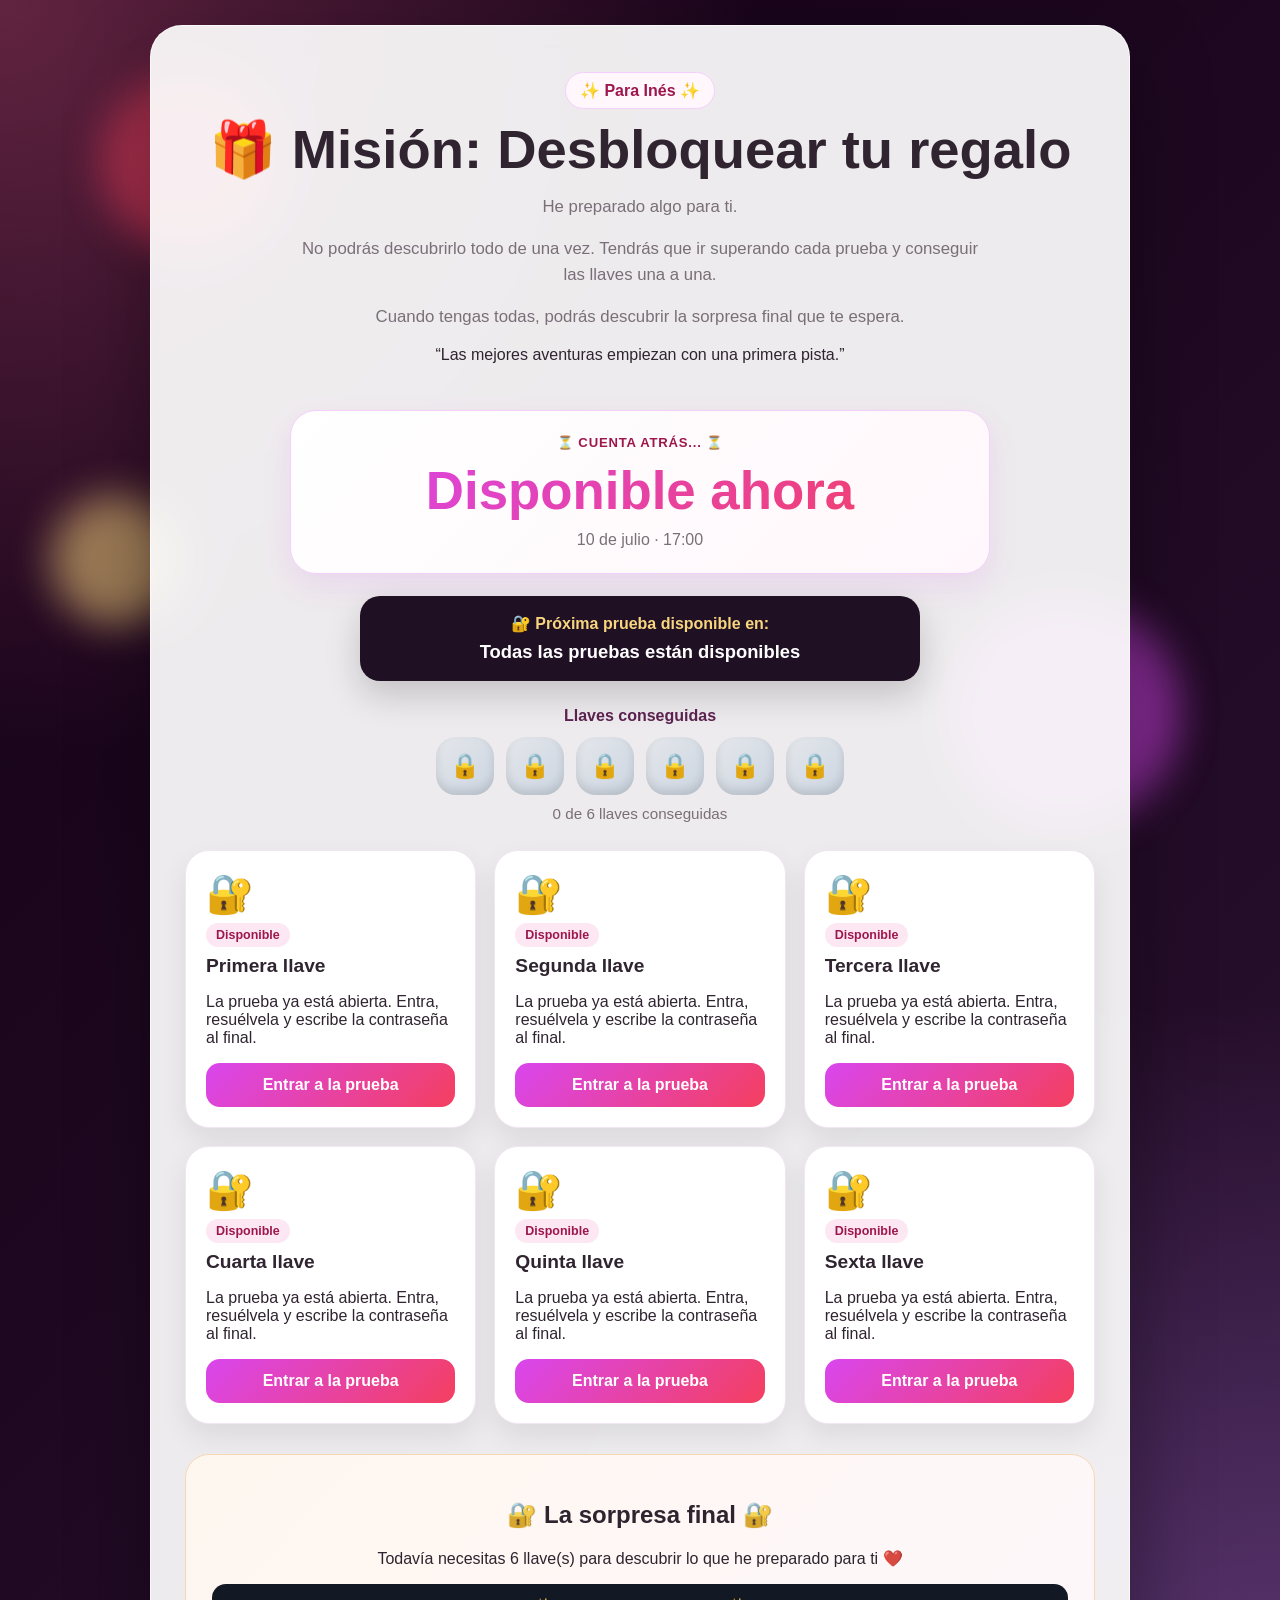
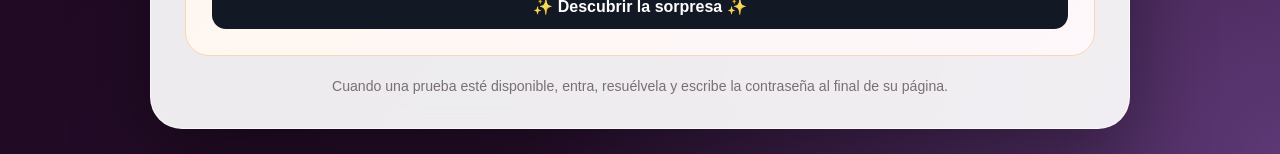
<file: index.html>
<!DOCTYPE html>
<html lang="es">
<head> 
<meta charset="UTF-8">
<meta name="viewport" content="width=device-width, initial-scale=1.0">
<title>Misión: Desbloquear tu regalo</title>
<link rel="stylesheet" href="style.css">
</head>
<body>
<div class="bg-orb orb1"></div>
<div class="bg-orb orb2"></div>
<div class="bg-orb orb3"></div>

<main class="card">
    <section class="hero">
        <div class="eyebrow">✨ Para Inés ✨</div>
        <h1>🎁 Misión: Desbloquear tu regalo</h1>
       <p class="subtitle">
    He preparado algo para ti.
</p>

<p class="subtitle">
    No podrás descubrirlo todo de una vez.
    Tendrás que ir superando cada prueba y conseguir las llaves una a una.
</p>

<p class="subtitle">
    Cuando tengas todas, podrás descubrir la sorpresa final que te espera.
</p>
        <p class="quote">
            “Las mejores aventuras empiezan con una primera pista.”
        </p>
    </section>

    <section class="countdown-panel">
        <p class="label">⏳ Cuenta atrás... ⏳</p>
        <div id="tripCountdown" class="big-countdown"></div>
        <p class="date-label">10 de julio · 17:00</p>
    </section>

    <section class="next-box">
        <strong>🔐 Próxima prueba disponible en:</strong>
        <div id="nextCountdown" class="small-countdown"></div>
    </section>

    <section class="progress-wrap">
        <div class="progress-title">Llaves conseguidas</div>
        <div class="progress" id="keys"></div>
        <div id="progressText" class="progress-text"></div>
    </section>

    <section class="tests" id="tests"></section>

    <section class="final locked" id="finalBox">
        <h2>🔐 La sorpresa final 🔐</h2>
        <p id="finalText">Todavía necesitas ${tests.length - solved.length} llaves para descubrir lo que he preparado para ti.</p>
        <button class="secondary" id="finalButton" onclick="tryReveal()">✨ Descubrir la sorpresa ✨</button>

        <div class="reveal" id="reveal">
            <h2>Regalo desbloqueado ❤️</h2>
            <p><strong>Nos vamos a...</strong></p>
            <p>Prepara la maleta.</p>
        </div>
    </section>

    <footer class="footer">
        Cuando una prueba esté disponible, entra, resuélvela y escribe la contraseña al final de su página.
    </footer>
</main>

<script src="script.js"></script>
</body>
</html>
</file>
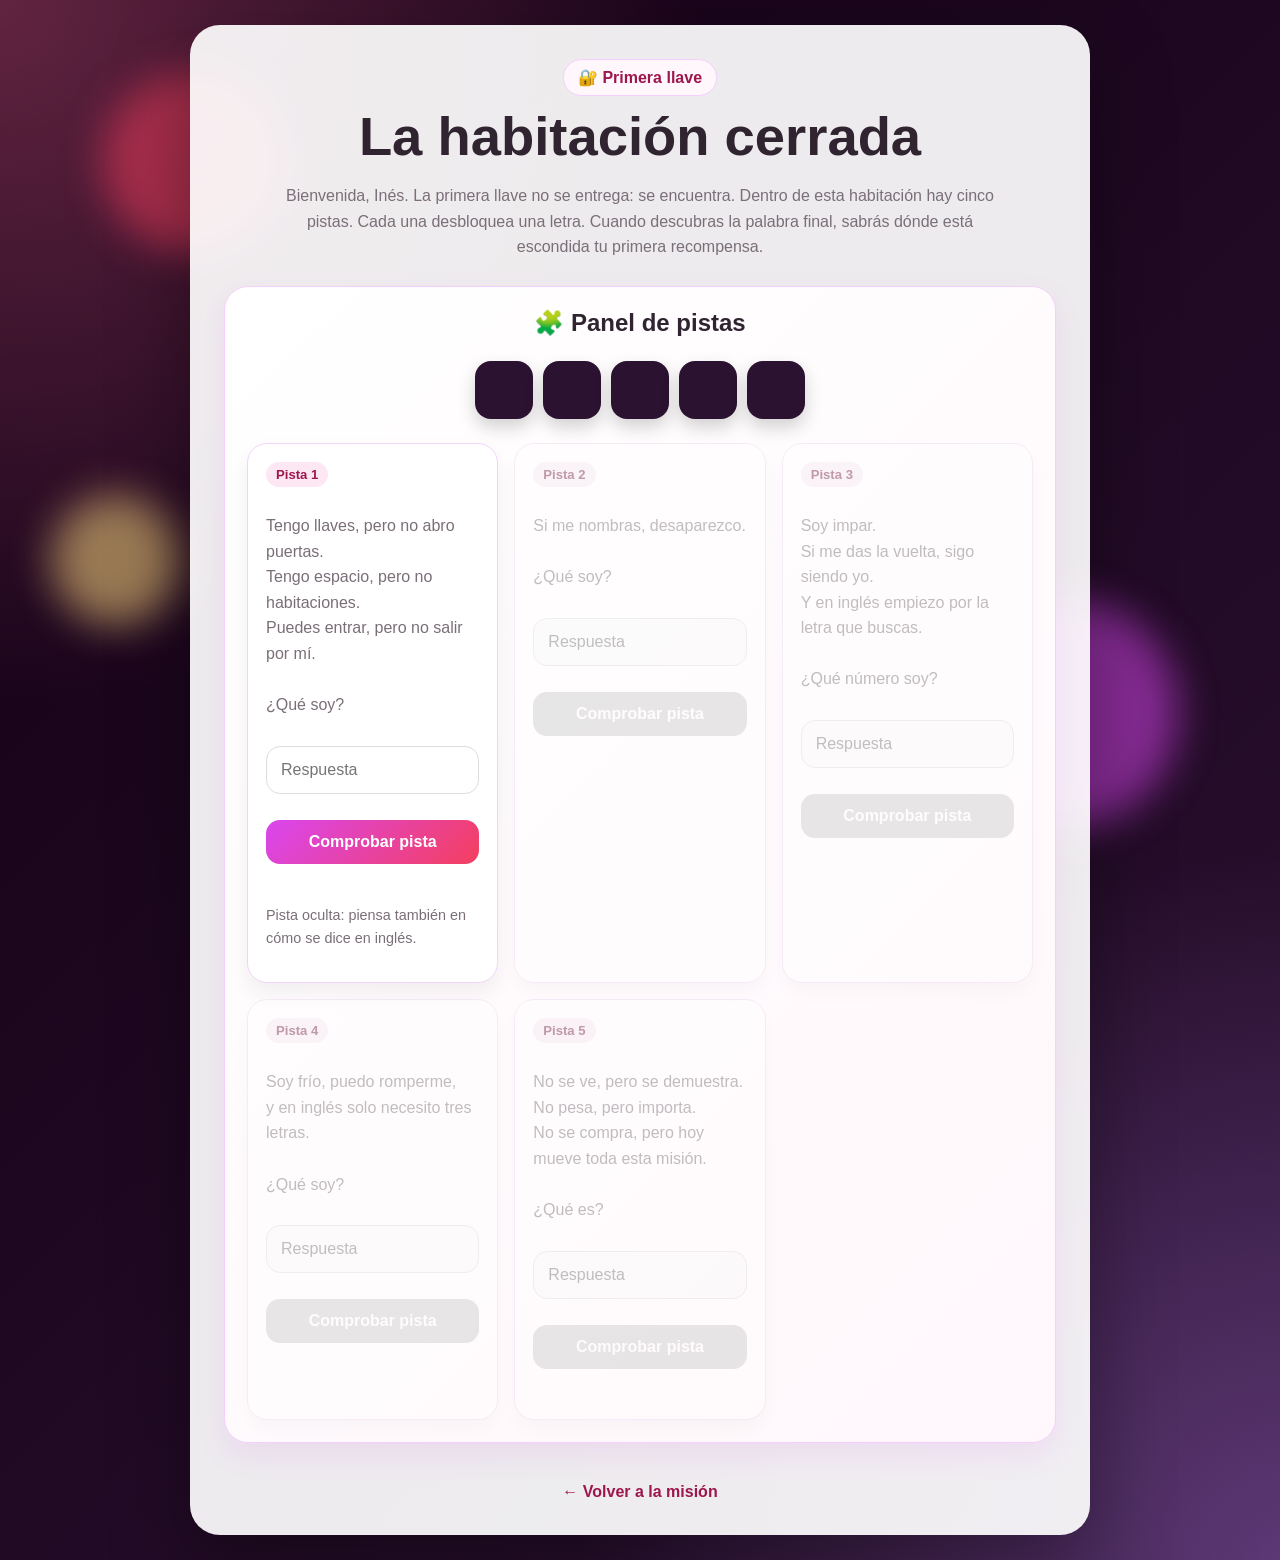
<file: prueba1.html>
<!DOCTYPE html>
<html lang="es">
<head>
<meta charset="UTF-8">
<meta name="viewport" content="width=device-width, initial-scale=1.0">
<title>Primera llave</title>
<link rel="stylesheet" href="style.css">
<style>
.escape-room{
    max-width:900px;
}
.escape-intro{
    color:var(--muted);
    line-height:1.65;
    max-width:720px;
    margin:18px auto 26px;
}
.room-panel{
    margin:22px auto;
    padding:22px;
    border-radius:24px;
    background:linear-gradient(135deg,#fff,#fff7fb);
    border:1px solid #f5d0fe;
    box-shadow:0 12px 30px rgba(217,70,239,.10);
    text-align:left;
}
.room-panel h2{
    margin-top:0;
    text-align:center;
}
.riddle-grid{
    display:grid;
    grid-template-columns:repeat(auto-fit,minmax(240px,1fr));
    gap:16px;
    margin-top:18px;
}
.riddle-card{
    padding:18px;
    border-radius:20px;
    background:#ffffff;
    border:1px solid #f1d5f9;
    box-shadow:0 10px 22px rgba(0,0,0,.06);
}
.riddle-card.locked{
    opacity:.45;
    filter:grayscale(.4);
}
.riddle-card.solved{
    border-color:#bbf7d0;
    background:#f0fdf4;
}
.riddle-number{
    display:inline-block;
    padding:5px 10px;
    border-radius:999px;
    background:#fce7f3;
    color:#9d174d;
    font-weight:bold;
    font-size:.82rem;
    margin-bottom:10px;
}
.riddle-text{
    line-height:1.55;
    color:#3f3440;
}
.letter-board{
    display:flex;
    justify-content:center;
    gap:10px;
    margin:24px 0;
    flex-wrap:wrap;
}
.letter-slot{
    width:58px;
    height:58px;
    border-radius:16px;
    background:#2b1231;
    color:#f8d57e;
    display:flex;
    align-items:center;
    justify-content:center;
    font-size:1.7rem;
    font-weight:bold;
    box-shadow:0 8px 18px rgba(0,0,0,.18);
}
.letter-slot.hidden-letter{
    color:transparent;
}
.mission-reveal{
    display:none;
    margin-top:24px;
    padding:24px;
    border-radius:24px;
    background:linear-gradient(135deg,#1f1024,#3b1646);
    color:white;
    text-align:center;
    border:1px solid rgba(248,213,126,.55);
    box-shadow:0 18px 40px rgba(0,0,0,.25);
}
.mission-reveal h2{
    margin-top:0;
    color:#f8d57e;
}
.locker-card{
    margin:18px auto;
    max-width:520px;
    padding:20px;
    border-radius:18px;
    background:rgba(255,255,255,.10);
    border:1px solid rgba(255,255,255,.20);
}
.locker-code{
    font-size:2.3rem;
    letter-spacing:.18em;
    color:#f8d57e;
    font-weight:bold;
    margin:12px 0;
}
.hint{
    font-size:.9rem;
    color:var(--muted);
    margin-top:8px;
}
</style>
</head>
<body>
<div class="bg-orb orb1"></div>
<div class="bg-orb orb2"></div>
<div class="bg-orb orb3"></div>

<main class="challenge-card escape-room">
    <div class="eyebrow">🔐 Primera llave</div>
    <h1>La habitación cerrada</h1>

    <p class="escape-intro">
        Bienvenida, Inés. La primera llave no se entrega: se encuentra.
        Dentro de esta habitación hay cinco pistas. Cada una desbloquea una letra.
        Cuando descubras la palabra final, sabrás dónde está escondida tu primera recompensa.
    </p>

    <section class="room-panel">
        <h2>🧩 Panel de pistas</h2>

        <div class="letter-board" id="letters">
            <div class="letter-slot hidden-letter">K</div>
            <div class="letter-slot hidden-letter">E</div>
            <div class="letter-slot hidden-letter">N</div>
            <div class="letter-slot hidden-letter">I</div>
            <div class="letter-slot hidden-letter">A</div>
        </div>

        <div class="riddle-grid">
            <div class="riddle-card" id="riddle-0">
                <span class="riddle-number">Pista 1</span>
                <p class="riddle-text">
                    Tengo llaves, pero no abro puertas.<br>
                    Tengo espacio, pero no habitaciones.<br>
                    Puedes entrar, pero no salir por mí.<br><br>
                    ¿Qué soy?
                </p>
                <input id="answer-0" placeholder="Respuesta">
                <button onclick="checkRiddle(0)">Comprobar pista</button>
                <div class="feedback" id="feedback-0"></div>
                <p class="hint">Pista oculta: piensa también en cómo se dice en inglés.</p>
            </div>

            <div class="riddle-card locked" id="riddle-1">
                <span class="riddle-number">Pista 2</span>
                <p class="riddle-text">
                    Si me nombras, desaparezco.<br><br>
                    ¿Qué soy?
                </p>
                <input id="answer-1" placeholder="Respuesta" disabled>
                <button onclick="checkRiddle(1)" disabled>Comprobar pista</button>
                <div class="feedback" id="feedback-1"></div>
            </div>

            <div class="riddle-card locked" id="riddle-2">
                <span class="riddle-number">Pista 3</span>
                <p class="riddle-text">
                    Soy impar.<br>
                    Si me das la vuelta, sigo siendo yo.<br>
                    Y en inglés empiezo por la letra que buscas.<br><br>
                    ¿Qué número soy?
                </p>
                <input id="answer-2" placeholder="Respuesta" disabled>
                <button onclick="checkRiddle(2)" disabled>Comprobar pista</button>
                <div class="feedback" id="feedback-2"></div>
            </div>

            <div class="riddle-card locked" id="riddle-3">
                <span class="riddle-number">Pista 4</span>
                <p class="riddle-text">
                    Soy frío, puedo romperme,<br>
                    y en inglés solo necesito tres letras.<br><br>
                    ¿Qué soy?
                </p>
                <input id="answer-3" placeholder="Respuesta" disabled>
                <button onclick="checkRiddle(3)" disabled>Comprobar pista</button>
                <div class="feedback" id="feedback-3"></div>
            </div>

            <div class="riddle-card locked" id="riddle-4">
                <span class="riddle-number">Pista 5</span>
                <p class="riddle-text">
                    No se ve, pero se demuestra.<br>
                    No pesa, pero importa.<br>
                    No se compra, pero hoy mueve toda esta misión.<br><br>
                    ¿Qué es?
                </p>
                <input id="answer-4" placeholder="Respuesta" disabled>
                <button onclick="checkRiddle(4)" disabled>Comprobar pista</button>
                <div class="feedback" id="feedback-4"></div>
            </div>
        </div>
    </section>

    <section class="room-panel" id="finalPanel" style="display:none;">
        <h2>🔎 Palabra final</h2>
        <p class="riddle-text" style="text-align:center;">
            Has recuperado las cinco letras. Ahora escribe la palabra que forman.
        </p>
        <input id="finalWord" placeholder="Palabra final">
        <button onclick="checkFinalWord()">Abrir la puerta</button>
        <div class="feedback" id="finalFeedback"></div>
    </section>

    <section class="mission-reveal" id="missionReveal">
        <h2>🔓 Misión completada</h2>
        <p>Has encontrado el lugar donde está escondida tu primera recompensa.</p>

        <div class="locker-card">
            <p><strong>📦 Amazon Locker</strong></p>
            <h2>KENIA</h2>
            <p>ES Aragón Zoilo Ríos</p>
            <p>Villarrapa</p>
            <p>Código de recogida:</p>
            <div class="locker-code">394685</div>
        </div>

        <p>
            Lo que encontrarás allí es tu primera recompensa.
            Guárdalo bien: esta aventura acaba de empezar ❤️
        </p>

        <button onclick="completeFirstKey()">🗝️ He conseguido la primera llave</button>
        <div class="feedback" id="completeFeedback"></div>
    </section>

    <a class="back-link" href="index.html">← Volver a la misión</a>
</main>

<script>
const riddles = [
    {
        answers:["teclado"],
        letter:"K",
        message:"Correcto. En inglés, teclado es KEYBOARD. Has encontrado la K."
    },
    {
        answers:["silencio"],
        letter:"E",
        message:"Correcto. En inglés, silencio es SILENCE. La última letra es E."
    },
    {
        answers:["9","nueve"],
        letter:"N",
        message:"Correcto. En inglés, nueve es NINE. Has encontrado la N."
    },
    {
        answers:["hielo"],
        letter:"I",
        message:"Correcto. En inglés, hielo es ICE. Has encontrado la I."
    },
    {
        answers:["amor","el amor"],
        letter:"A",
        message:"Correcto. La primera letra de AMOR es A."
    }
];

function normalizeText(text){
    return text
        .toLowerCase()
        .normalize("NFD")
        .replace(/[\u0300-\u036f]/g,"")
        .trim();
}

function getSolvedRiddles(){
    return JSON.parse(localStorage.getItem("prueba1Riddles") || "[]");
}

function setSolvedRiddles(arr){
    localStorage.setItem("prueba1Riddles", JSON.stringify(arr));
}

function getSolved(){
    return JSON.parse(localStorage.getItem("solvedTests") || "[]");
}

function setSolved(arr){
    localStorage.setItem("solvedTests", JSON.stringify(arr));
}

function checkRiddle(index){
    const input = document.getElementById(`answer-${index}`);
    const feedback = document.getElementById(`feedback-${index}`);
    const value = normalizeText(input.value);

    const correct = riddles[index].answers.some(answer => normalizeText(answer) === value);

    if(correct){
        const solved = getSolvedRiddles();
        if(!solved.includes(index)) solved.push(index);
        setSolvedRiddles(solved);

        feedback.innerHTML = `<span class="ok">${riddles[index].message}</span>`;
        setTimeout(renderState, 600);
    } else {
        feedback.innerHTML = `<span class="error">No es esa... vuelve a pensar ❤️</span>`;
    }
}

function renderState(){
    const solved = getSolvedRiddles();
    const slots = document.querySelectorAll(".letter-slot");

    riddles.forEach((riddle,index)=>{
        const card = document.getElementById(`riddle-${index}`);
        const input = document.getElementById(`answer-${index}`);
        const button = card.querySelector("button");

        const canOpen = index === 0 || solved.includes(index - 1);
        const isSolved = solved.includes(index);

        card.classList.toggle("locked", !canOpen);
        card.classList.toggle("solved", isSolved);

        input.disabled = !canOpen || isSolved;
        button.disabled = !canOpen || isSolved;

        if(isSolved){
            slots[index].classList.remove("hidden-letter");
            input.value = riddles[index].answers[0];
            document.getElementById(`feedback-${index}`).innerHTML =
                `<span class="ok">${riddles[index].message}</span>`;
        }
    });

    if(solved.length === riddles.length){
        document.getElementById("finalPanel").style.display = "block";
    }
}

function checkFinalWord(){
    const finalWord = normalizeText(document.getElementById("finalWord").value);
    const feedback = document.getElementById("finalFeedback");

    if(finalWord === "kenia"){
        feedback.innerHTML = `<span class="ok">Puerta abierta. Ubicación descubierta.</span>`;
        document.getElementById("missionReveal").style.display = "block";
        setTimeout(()=>{
            document.getElementById("missionReveal").scrollIntoView({behavior:"smooth"});
        },300);
    } else {
        feedback.innerHTML = `<span class="error">Todavía no encaja... mira bien las letras.</span>`;
    }
}

function completeFirstKey(){
    const solved = getSolved();
    if(!solved.includes(0)) solved.push(0);
    setSolved(solved);

    document.getElementById("completeFeedback").innerHTML =
        `<span class="ok">Primera llave conseguida. Volviendo a la misión...</span>`;

    setTimeout(()=>{
        window.location.href = "index.html";
    },1400);
}

renderState();
</script>
</body>
</html>
</file>
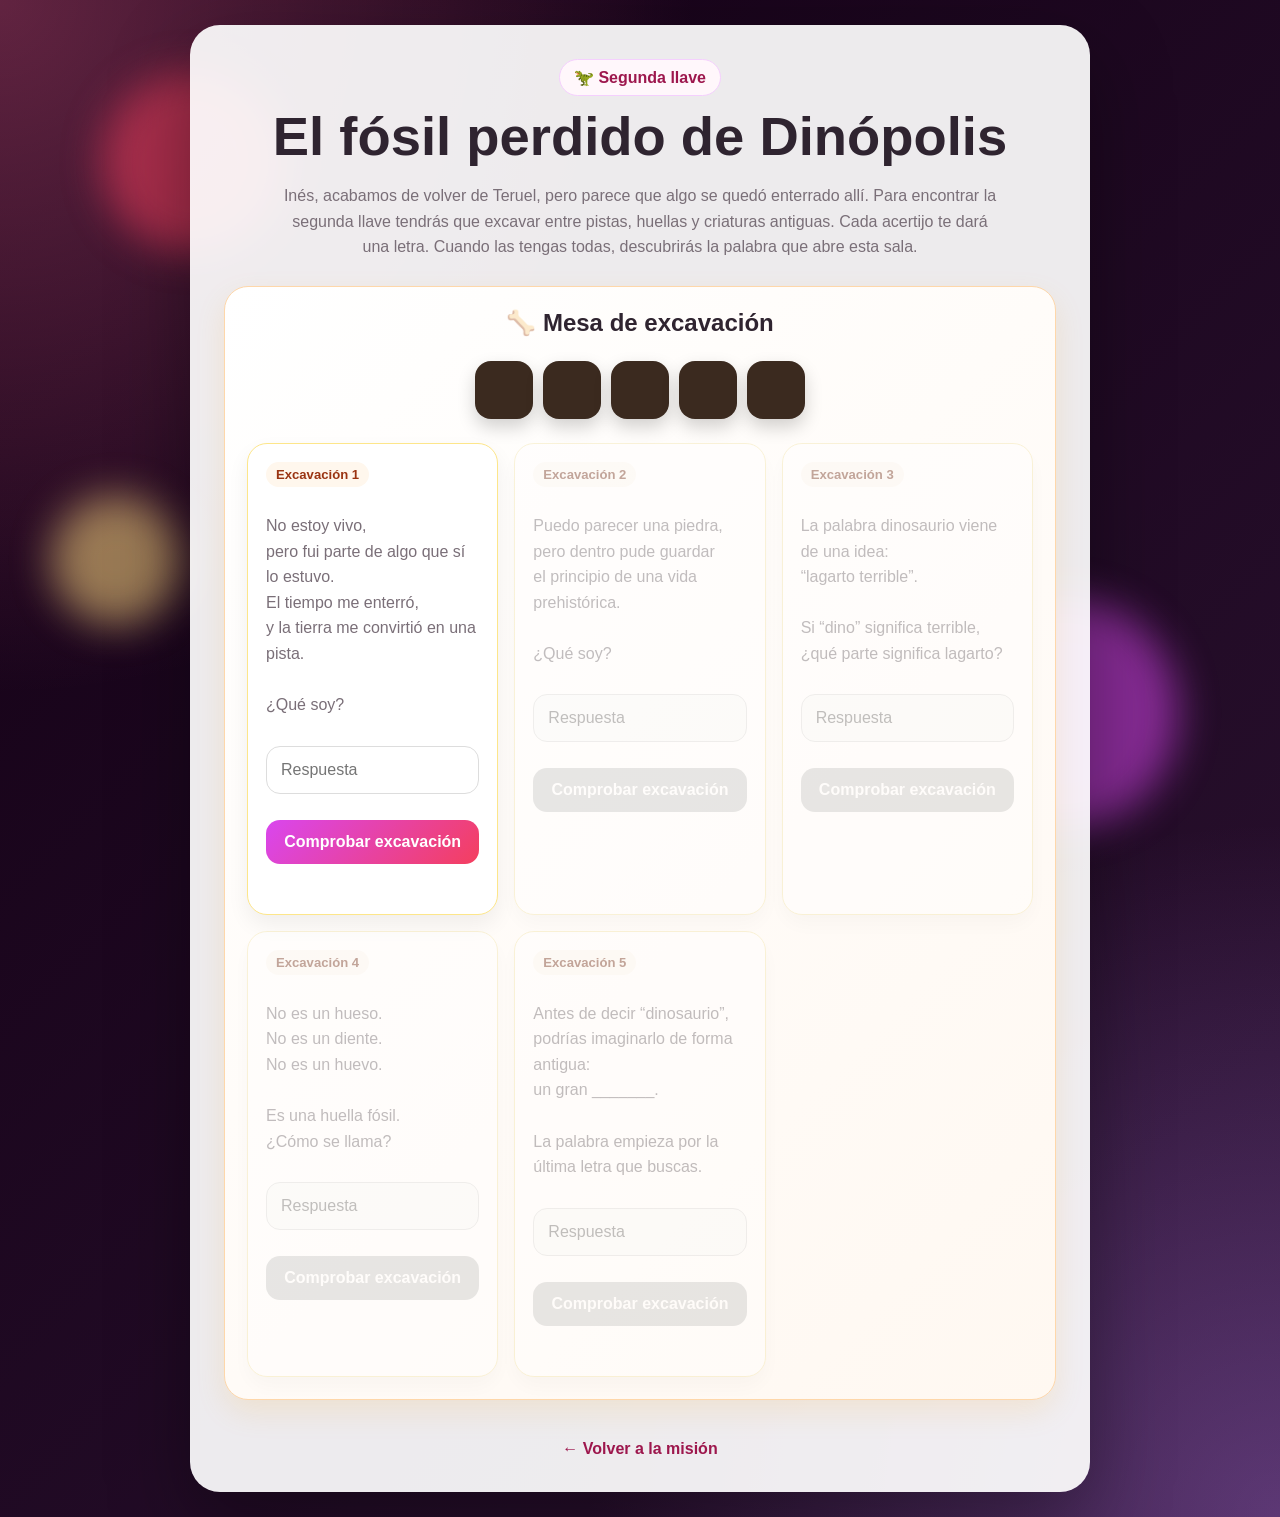
<file: prueba2.html>
<!DOCTYPE html>
<html lang="es">
<head>
<meta charset="UTF-8">
<meta name="viewport" content="width=device-width, initial-scale=1.0">
<title>Segunda llave</title>
<link rel="stylesheet" href="style.css">
<style>
.escape-room{max-width:900px;}
.escape-intro{color:var(--muted);line-height:1.65;max-width:720px;margin:18px auto 26px;}
.room-panel{margin:22px auto;padding:22px;border-radius:24px;background:linear-gradient(135deg,#fff,#fff8f1);border:1px solid #fed7aa;box-shadow:0 12px 30px rgba(245,158,11,.12);text-align:left;}
.room-panel h2{margin-top:0;text-align:center;}
.fossil-board{display:flex;justify-content:center;gap:10px;margin:24px 0;flex-wrap:wrap;}
.fossil-slot{width:58px;height:58px;border-radius:16px;background:#3b2a1f;color:#f8d57e;display:flex;align-items:center;justify-content:center;font-size:1.7rem;font-weight:bold;box-shadow:0 8px 18px rgba(0,0,0,.18);}
.hidden-letter{color:transparent;}
.riddle-grid{display:grid;grid-template-columns:repeat(auto-fit,minmax(240px,1fr));gap:16px;margin-top:18px;}
.riddle-card{padding:18px;border-radius:20px;background:#ffffff;border:1px solid #fde68a;box-shadow:0 10px 22px rgba(0,0,0,.06);}
.riddle-card.locked{opacity:.45;filter:grayscale(.4);}
.riddle-card.solved{border-color:#bbf7d0;background:#f0fdf4;}
.riddle-number{display:inline-block;padding:5px 10px;border-radius:999px;background:#fff7ed;color:#9a3412;font-weight:bold;font-size:.82rem;margin-bottom:10px;}
.riddle-text{line-height:1.55;color:#3f3440;}
.dino-reveal{display:none;margin-top:24px;padding:24px;border-radius:24px;background:linear-gradient(135deg,#231407,#4a2c13);color:white;text-align:center;border:1px solid rgba(248,213,126,.55);box-shadow:0 18px 40px rgba(0,0,0,.25);}
.dino-reveal h2{margin-top:0;color:#f8d57e;}
.locker-card{margin:18px auto;max-width:520px;padding:20px;border-radius:18px;background:rgba(255,255,255,.10);border:1px solid rgba(255,255,255,.20);}
.locker-code{font-size:1.7rem;color:#f8d57e;font-weight:bold;margin:12px 0;}
</style>
</head>
<body>
<div class="bg-orb orb1"></div>
<div class="bg-orb orb2"></div>
<div class="bg-orb orb3"></div>

<main class="challenge-card escape-room">
    <div class="eyebrow">🦖 Segunda llave</div>
    <h1>El fósil perdido de Dinópolis</h1>

    <p class="escape-intro">
        Inés, acabamos de volver de Teruel, pero parece que algo se quedó enterrado allí.
        Para encontrar la segunda llave tendrás que excavar entre pistas, huellas y criaturas antiguas.
        Cada acertijo te dará una letra. Cuando las tengas todas, descubrirás la palabra que abre esta sala.
    </p>

    <section class="room-panel">
        <h2>🦴 Mesa de excavación</h2>

        <div class="fossil-board" id="letters">
            <div class="fossil-slot hidden-letter">F</div>
            <div class="fossil-slot hidden-letter">O</div>
            <div class="fossil-slot hidden-letter">S</div>
            <div class="fossil-slot hidden-letter">I</div>
            <div class="fossil-slot hidden-letter">L</div>
        </div>

        <div class="riddle-grid">
            <div class="riddle-card" id="riddle-0">
                <span class="riddle-number">Excavación 1</span>
                <p class="riddle-text">
                    No estoy vivo,<br>
                    pero fui parte de algo que sí lo estuvo.<br>
                    El tiempo me enterró,<br>
                    y la tierra me convirtió en una pista.<br><br>
                    ¿Qué soy?
                </p>
                <input id="answer-0" placeholder="Respuesta">
                <button onclick="checkRiddle(0)">Comprobar excavación</button>
                <div class="feedback" id="feedback-0"></div>
            </div>

            <div class="riddle-card locked" id="riddle-1">
                <span class="riddle-number">Excavación 2</span>
                <p class="riddle-text">
                    Puedo parecer una piedra,<br>
                    pero dentro pude guardar<br>
                    el principio de una vida prehistórica.<br><br>
                    ¿Qué soy?
                </p>
                <input id="answer-1" placeholder="Respuesta" disabled>
                <button onclick="checkRiddle(1)" disabled>Comprobar excavación</button>
                <div class="feedback" id="feedback-1"></div>
            </div>

            <div class="riddle-card locked" id="riddle-2">
                <span class="riddle-number">Excavación 3</span>
                <p class="riddle-text">
                    La palabra dinosaurio viene de una idea:<br>
                    “lagarto terrible”.<br><br>
                    Si “dino” significa terrible,<br>
                    ¿qué parte significa lagarto?
                </p>
                <input id="answer-2" placeholder="Respuesta" disabled>
                <button onclick="checkRiddle(2)" disabled>Comprobar excavación</button>
                <div class="feedback" id="feedback-2"></div>
            </div>

            <div class="riddle-card locked" id="riddle-3">
                <span class="riddle-number">Excavación 4</span>
                <p class="riddle-text">
                    No es un hueso.<br>
                    No es un diente.<br>
                    No es un huevo.<br><br>
                    Es una huella fósil.<br>
                    ¿Cómo se llama?
                </p>
                <input id="answer-3" placeholder="Respuesta" disabled>
                <button onclick="checkRiddle(3)" disabled>Comprobar excavación</button>
                <div class="feedback" id="feedback-3"></div>
            </div>

            <div class="riddle-card locked" id="riddle-4">
                <span class="riddle-number">Excavación 5</span>
                <p class="riddle-text">
                    Antes de decir “dinosaurio”,<br>
                    podrías imaginarlo de forma antigua:<br>
                    un gran _______.<br><br>
                    La palabra empieza por la última letra que buscas.
                </p>
                <input id="answer-4" placeholder="Respuesta" disabled>
                <button onclick="checkRiddle(4)" disabled>Comprobar excavación</button>
                <div class="feedback" id="feedback-4"></div>
            </div>
        </div>
    </section>

    <section class="room-panel" id="finalPanel" style="display:none;">
        <h2>🔎 Palabra final</h2>
        <p class="riddle-text" style="text-align:center;">
            Has encontrado cinco fragmentos enterrados. Escríbelos juntos para abrir la sala.
        </p>
        <input id="finalWord" placeholder="Palabra final">
        <button onclick="checkFinalWord()">Abrir la vitrina</button>
        <div class="feedback" id="finalFeedback"></div>
    </section>

    <section class="dino-reveal" id="missionReveal">
        <h2>🔓 Segunda llave conseguida</h2>
        <p>
            Has reconstruido el fósil perdido. La siguiente recompensa no está en Dinópolis,
            pero te espera en el mundo real.
        </p>

        <div class="locker-card">
            <p><strong>📦 Amazon Locker</strong></p>
            <h2>Segunda recompensa</h2>
            <p>Código de recogida:</p>
            <div class="locker-code">Pregunta a Javi</div>
        </div>

        <p>
            Guarda esta pista. Cada llave te acerca un poco más a la sorpresa final ❤️
        </p>

        <button onclick="completeSecondKey()">🗝️ He conseguido la segunda llave</button>
        <div class="feedback" id="completeFeedback"></div>
    </section>

    <a class="back-link" href="index.html">← Volver a la misión</a>
</main>

<script>
const riddles = [
    {answers:["fosil","fósil"], message:"Correcto. La primera letra del hallazgo es F."},
    {answers:["huevo","huevo fosil","huevo fósil"], message:"Correcto. La última letra de HUEVO es O."},
    {answers:["saurio"], message:"Correcto. SAURIO empieza por S."},
    {answers:["icnita","huella fosil","huella fósil"], message:"Correcto. ICNITA empieza por I."},
    {answers:["lagarto"], message:"Correcto. LAGARTO empieza por L."}
];

function normalizeText(text){
    return text.toLowerCase().normalize("NFD").replace(/[\u0300-\u036f]/g,"").trim();
}
function getSolvedRiddles(){return JSON.parse(localStorage.getItem("prueba2Riddles") || "[]");}
function setSolvedRiddles(arr){localStorage.setItem("prueba2Riddles", JSON.stringify(arr));}
function getSolved(){return JSON.parse(localStorage.getItem("solvedTests") || "[]");}
function setSolved(arr){localStorage.setItem("solvedTests", JSON.stringify(arr));}

function checkRiddle(index){
    const input = document.getElementById(`answer-${index}`);
    const feedback = document.getElementById(`feedback-${index}`);
    const value = normalizeText(input.value);
    const correct = riddles[index].answers.some(answer => normalizeText(answer) === value);

    if(correct){
        const solved = getSolvedRiddles();
        if(!solved.includes(index)) solved.push(index);
        setSolvedRiddles(solved);
        feedback.innerHTML = `<span class="ok">${riddles[index].message}</span>`;
        setTimeout(renderState, 600);
    } else {
        feedback.innerHTML = `<span class="error">No es esa... sigue excavando ❤️</span>`;
    }
}

function renderState(){
    const solved = getSolvedRiddles();
    const slots = document.querySelectorAll(".fossil-slot");

    riddles.forEach((riddle,index)=>{
        const card = document.getElementById(`riddle-${index}`);
        const input = document.getElementById(`answer-${index}`);
        const button = card.querySelector("button");

        const canOpen = index === 0 || solved.includes(index - 1);
        const isSolved = solved.includes(index);

        card.classList.toggle("locked", !canOpen);
        card.classList.toggle("solved", isSolved);
        input.disabled = !canOpen || isSolved;
        button.disabled = !canOpen || isSolved;

        if(isSolved){
            slots[index].classList.remove("hidden-letter");
            input.value = riddle.answers[0];
            document.getElementById(`feedback-${index}`).innerHTML =
                `<span class="ok">${riddle.message}</span>`;
        }
    });

    if(solved.length === riddles.length){
        document.getElementById("finalPanel").style.display = "block";
    }
}

function checkFinalWord(){
    const finalWord = normalizeText(document.getElementById("finalWord").value);
    const feedback = document.getElementById("finalFeedback");

    if(finalWord === "fosil"){
        feedback.innerHTML = `<span class="ok">Vitrina abierta. Fósil reconstruido.</span>`;
        document.getElementById("missionReveal").style.display = "block";
        setTimeout(()=>{document.getElementById("missionReveal").scrollIntoView({behavior:"smooth"});},300);
    } else {
        feedback.innerHTML = `<span class="error">Todavía no encaja... revisa las letras encontradas.</span>`;
    }
}

function completeSecondKey(){
    const solved = getSolved();
    if(!solved.includes(1)) solved.push(1);
    setSolved(solved);
    document.getElementById("completeFeedback").innerHTML =
        `<span class="ok">Segunda llave conseguida. Volviendo a la misión...</span>`;
    setTimeout(()=>{window.location.href = "index.html";},1400);
}

renderState();
</script>
</body>
</html>
</file>
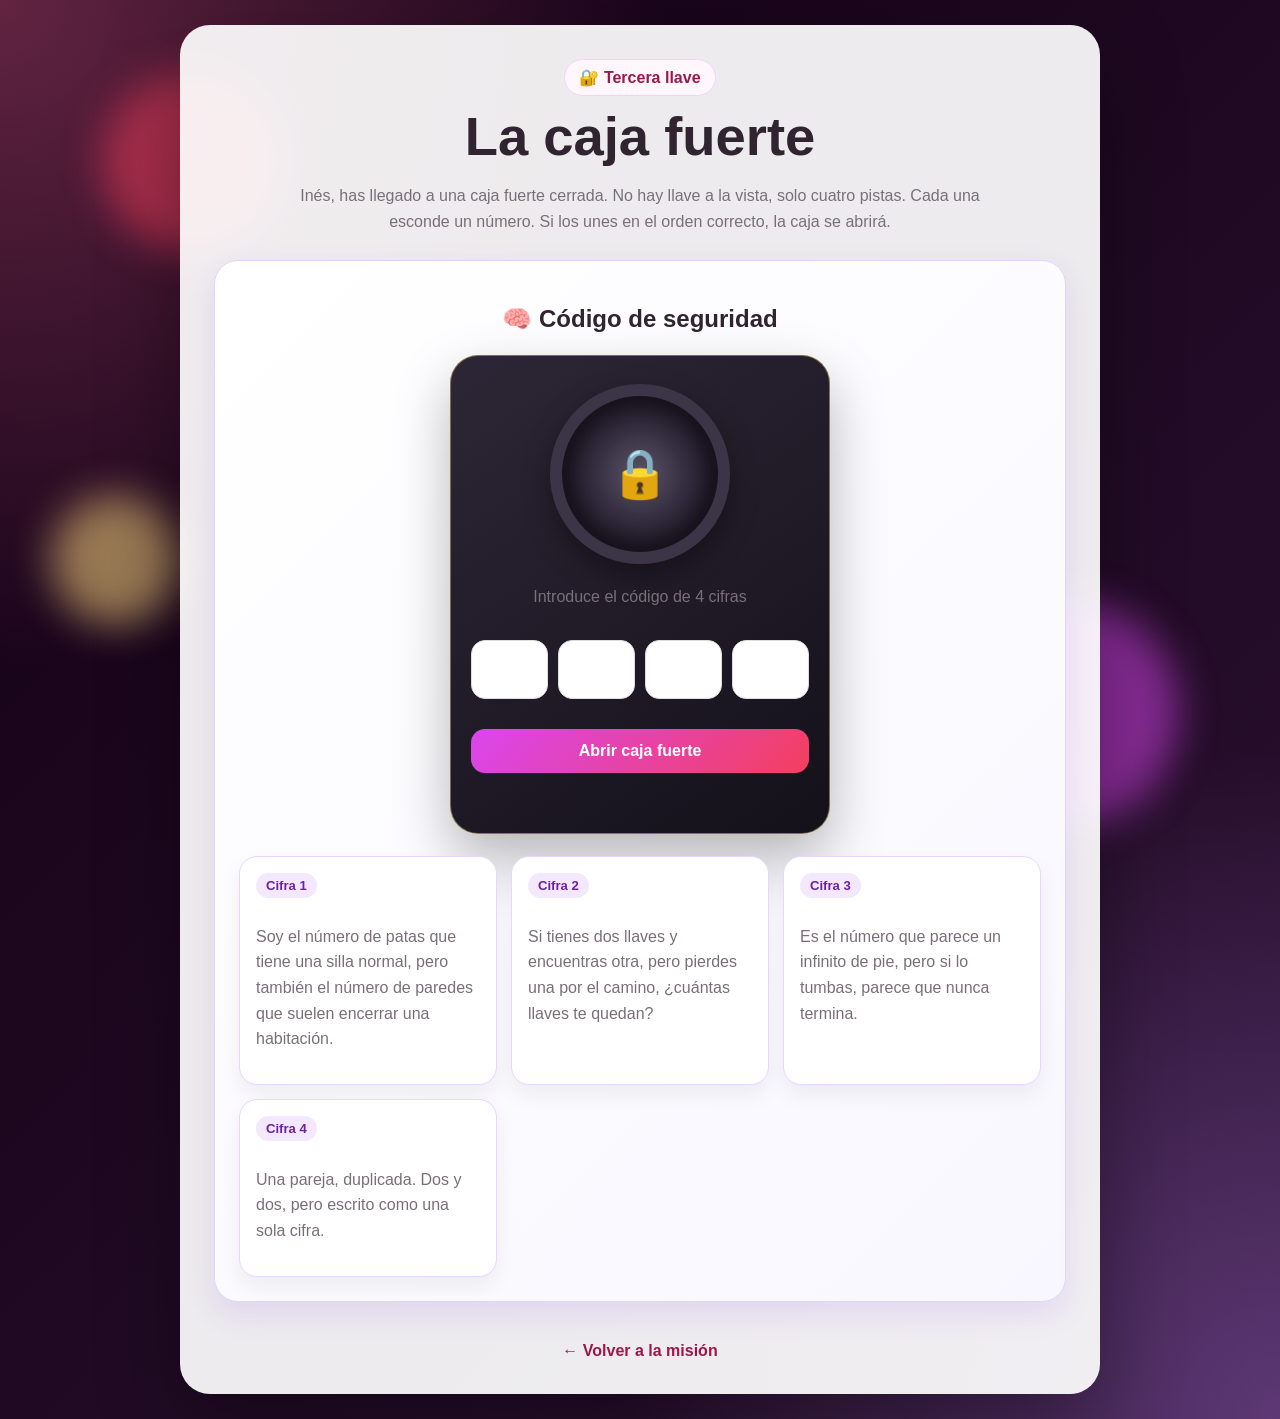
<file: prueba3.html>
<!DOCTYPE html>
<html lang="es">
<head>
<meta charset="UTF-8">
<meta name="viewport" content="width=device-width, initial-scale=1.0">
<title>Tercera llave</title>
<link rel="stylesheet" href="style.css">
<style>
.safe-room{max-width:920px}
.safe-intro{color:var(--muted);line-height:1.65;max-width:740px;margin:18px auto 26px}
.safe-panel{margin:22px auto;padding:24px;border-radius:24px;background:linear-gradient(135deg,#fff,#f8f7ff);border:1px solid #ddd6fe;box-shadow:0 12px 30px rgba(124,58,237,.12);text-align:center}
.safe-box{max-width:380px;margin:22px auto;padding:28px 20px;border-radius:28px;background:linear-gradient(145deg,#2d2636,#14111a);color:white;border:1px solid rgba(248,213,126,.45);box-shadow:0 24px 55px rgba(0,0,0,.28)}
.safe-door{width:180px;height:180px;margin:0 auto 20px;border-radius:50%;background:radial-gradient(circle,#5b5268,#201a29 65%);border:12px solid #3c3447;display:flex;align-items:center;justify-content:center;font-size:3rem;box-shadow:inset 0 0 30px rgba(0,0,0,.55),0 12px 28px rgba(0,0,0,.35)}
.safe-digits{display:grid;grid-template-columns:repeat(4,1fr);gap:10px;margin:18px 0}
.safe-digits input{text-align:center;font-size:1.8rem;font-weight:bold;padding:12px 6px}
.clue-grid{display:grid;grid-template-columns:repeat(auto-fit,minmax(220px,1fr));gap:14px;margin-top:20px;text-align:left}
.clue-card{padding:16px;border-radius:18px;background:#ffffff;border:1px solid #e9d5ff;box-shadow:0 10px 22px rgba(0,0,0,.06)}
.clue-number{display:inline-block;padding:5px 10px;border-radius:999px;background:#f3e8ff;color:#6b21a8;font-weight:bold;font-size:.82rem;margin-bottom:10px}
.riddle-text{line-height:1.55;color:#3f3440}
.fragment-section{display:none;margin-top:24px;padding:24px;border-radius:24px;background:linear-gradient(135deg,#1b1530,#34214a);color:white;text-align:center;border:1px solid rgba(248,213,126,.55);box-shadow:0 18px 40px rgba(0,0,0,.25)}
.fragment-section h2{color:#f8d57e;margin-top:0}
.photo-grid{width:min(100%,620px);aspect-ratio:3/2;margin:22px auto;display:grid;grid-template-columns:repeat(3,1fr);grid-template-rows:repeat(2,1fr);gap:6px;padding:6px;border-radius:18px;background:rgba(255,255,255,.12);border:1px solid rgba(255,255,255,.22)}
.photo-piece{border-radius:12px;overflow:hidden;background:#111827;position:relative}
.photo-piece.revealed{background-image:url("valencia.jpg");background-size:300% 200%}
.photo-piece.locked::after{content:"?";position:absolute;inset:0;display:flex;align-items:center;justify-content:center;color:#f8d57e;font-size:2.5rem;font-weight:bold;background:linear-gradient(135deg,#111827,#2d1b45)}
.piece-1{background-position:0% 0%}.piece-2{background-position:50% 0%}.piece-3{background-position:100% 0%}.piece-4{background-position:0% 100%}.piece-5{background-position:50% 100%}.piece-6{background-position:100% 100%}
.achievement{margin:18px auto;max-width:520px;padding:18px;border-radius:18px;background:rgba(255,255,255,.10);border:1px solid rgba(255,255,255,.20)}
</style>
</head>
<body>
<div class="bg-orb orb1"></div>
<div class="bg-orb orb2"></div>
<div class="bg-orb orb3"></div>

<main class="challenge-card safe-room">
    <div class="eyebrow">🔐 Tercera llave</div>
    <h1>La caja fuerte</h1>

    <p class="safe-intro">
        Inés, has llegado a una caja fuerte cerrada.
        No hay llave a la vista, solo cuatro pistas.
        Cada una esconde un número. Si los unes en el orden correcto, la caja se abrirá.
    </p>

    <section class="safe-panel">
        <h2>🧠 Código de seguridad</h2>

        <div class="safe-box">
            <div class="safe-door" id="safeDoor">🔒</div>
            <p>Introduce el código de 4 cifras</p>
            <div class="safe-digits">
                <input id="d1" maxlength="1" inputmode="numeric">
                <input id="d2" maxlength="1" inputmode="numeric">
                <input id="d3" maxlength="1" inputmode="numeric">
                <input id="d4" maxlength="1" inputmode="numeric">
            </div>
            <button onclick="checkSafe()">Abrir caja fuerte</button>
            <div class="feedback" id="safeFeedback"></div>
        </div>

        <div class="clue-grid">
            <div class="clue-card">
                <span class="clue-number">Cifra 1</span>
                <p class="riddle-text">Soy el número de patas que tiene una silla normal, pero también el número de paredes que suelen encerrar una habitación.</p>
            </div>
            <div class="clue-card">
                <span class="clue-number">Cifra 2</span>
                <p class="riddle-text">Si tienes dos llaves y encuentras otra, pero pierdes una por el camino, ¿cuántas llaves te quedan?</p>
            </div>
            <div class="clue-card">
                <span class="clue-number">Cifra 3</span>
                <p class="riddle-text">Es el número que parece un infinito de pie, pero si lo tumbas, parece que nunca termina.</p>
            </div>
            <div class="clue-card">
                <span class="clue-number">Cifra 4</span>
                <p class="riddle-text">Una pareja, duplicada. Dos y dos, pero escrito como una sola cifra.</p>
            </div>
        </div>
    </section>

    <section class="fragment-section" id="fragmentSection">
        <h2>🔓 Caja fuerte abierta</h2>
        <p>Dentro no había un regalo físico. Había algo mejor: un fragmento recuperado.</p>

        <div class="photo-grid">
            <div class="photo-piece revealed piece-1"></div>
            <div class="photo-piece locked piece-2"></div>
            <div class="photo-piece locked piece-3"></div>
            <div class="photo-piece locked piece-4"></div>
            <div class="photo-piece locked piece-5"></div>
            <div class="photo-piece locked piece-6"></div>
        </div>

        <div class="achievement">
            <h2>📸 Fragmento 1 de 6 recuperado</h2>
            <p>Todavía no sabes qué representa la imagen. Pero cada llave revelará una pieza más.</p>
        </div>

        <button onclick="completeThirdKey()">🗝️ He conseguido la tercera llave</button>
        <div class="feedback" id="completeFeedback"></div>
    </section>

    <a class="back-link" href="index.html">← Volver a la misión</a>
</main>

<script>
function getSolved(){return JSON.parse(localStorage.getItem("solvedTests") || "[]")}
function setSolved(arr){localStorage.setItem("solvedTests", JSON.stringify(arr))}

function checkSafe(){
    const code = ["d1","d2","d3","d4"].map(id => document.getElementById(id).value.trim()).join("");
    const feedback = document.getElementById("safeFeedback");
    if(code === "4284"){
        document.getElementById("safeDoor").innerHTML = "🔓";
        feedback.innerHTML = '<span class="ok">Caja fuerte abierta. Contenido recuperado.</span>';
        document.getElementById("fragmentSection").style.display = "block";
        localStorage.setItem("photoFragment1","true");
        setTimeout(()=>{document.getElementById("fragmentSection").scrollIntoView({behavior:"smooth"});},400);
    } else {
        feedback.innerHTML = '<span class="error">Código incorrecto. Revisa las pistas ❤️</span>';
    }
}

function completeThirdKey(){
    const solved = getSolved();
    if(!solved.includes(2)) solved.push(2);
    setSolved(solved);
    document.getElementById("completeFeedback").innerHTML =
        '<span class="ok">Tercera llave conseguida. Volviendo a la misión...</span>';
    setTimeout(()=>{window.location.href = "index.html";},1400);
}

["d1","d2","d3","d4"].forEach((id,index,arr)=>{
    const input = document.getElementById(id);
    input.addEventListener("input",()=>{
        input.value = input.value.replace(/[^0-9]/g,"").slice(0,1);
        if(input.value && arr[index+1]) document.getElementById(arr[index+1]).focus();
    });
});
</script>
</body>
</html>
</file>
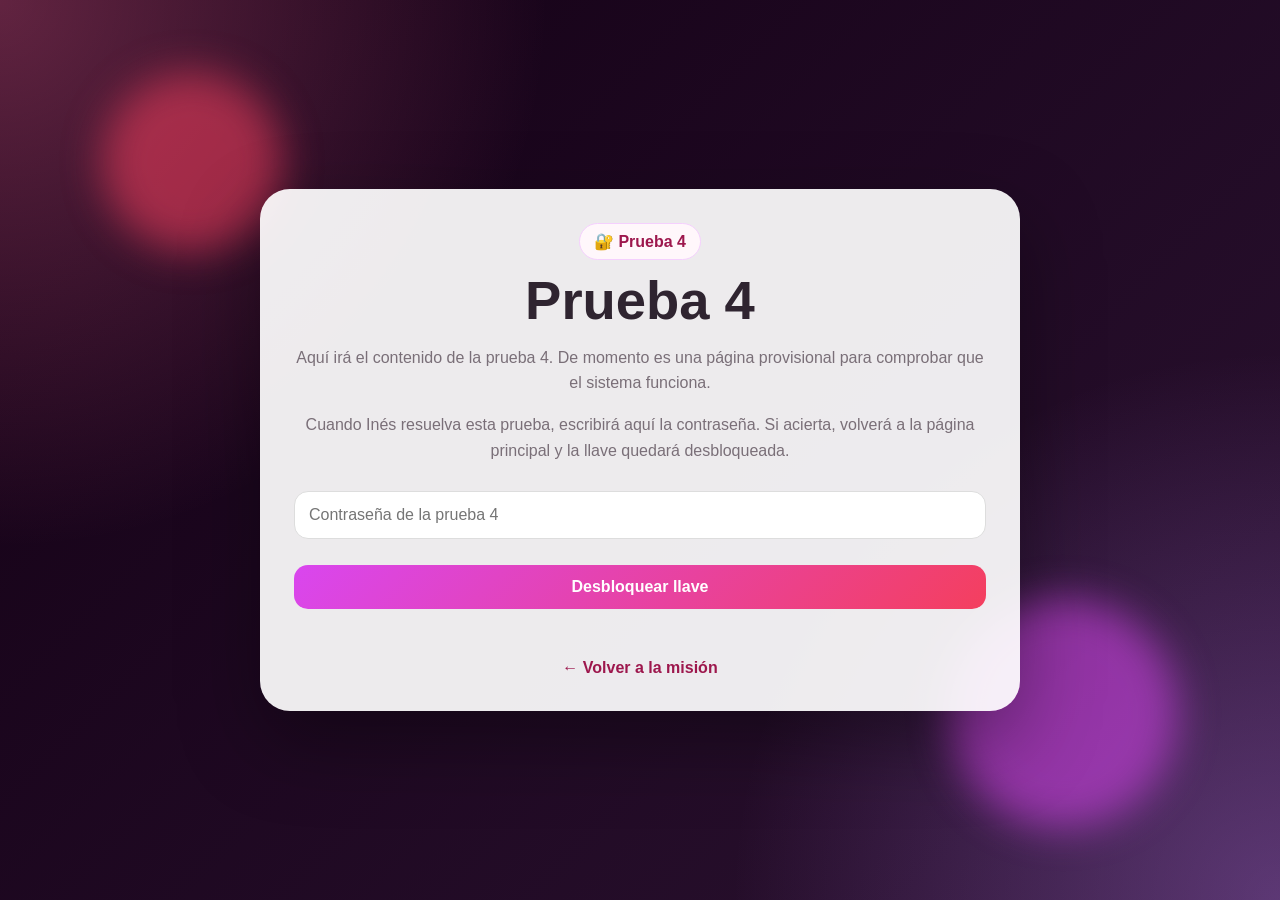
<file: prueba4.html>
<!DOCTYPE html>
<html lang="es">
<head>
<meta charset="UTF-8">
<meta name="viewport" content="width=device-width, initial-scale=1.0">
<title>Prueba 4</title>
<link rel="stylesheet" href="style.css">
</head>
<body>
<div class="bg-orb orb1"></div>
<div class="bg-orb orb2"></div>
<main class="challenge-card">
    <div class="eyebrow">🔐 Prueba 4</div>
    <h1>Prueba 4</h1>
    <p>
        Aquí irá el contenido de la prueba 4. De momento es una página provisional para comprobar que el sistema funciona.
    </p>
    <p>
        Cuando Inés resuelva esta prueba, escribirá aquí la contraseña. Si acierta, volverá a la página principal y la llave quedará desbloqueada.
    </p>

    <input id="answer" placeholder="Contraseña de la prueba 4">
    <button onclick="checkChallenge(4, 'clave4')">Desbloquear llave</button>
    <div class="feedback" id="feedback"></div>

    <a class="back-link" href="index.html">← Volver a la misión</a>
</main>
<script src="challenge.js"></script>
</body>
</html>
</file>
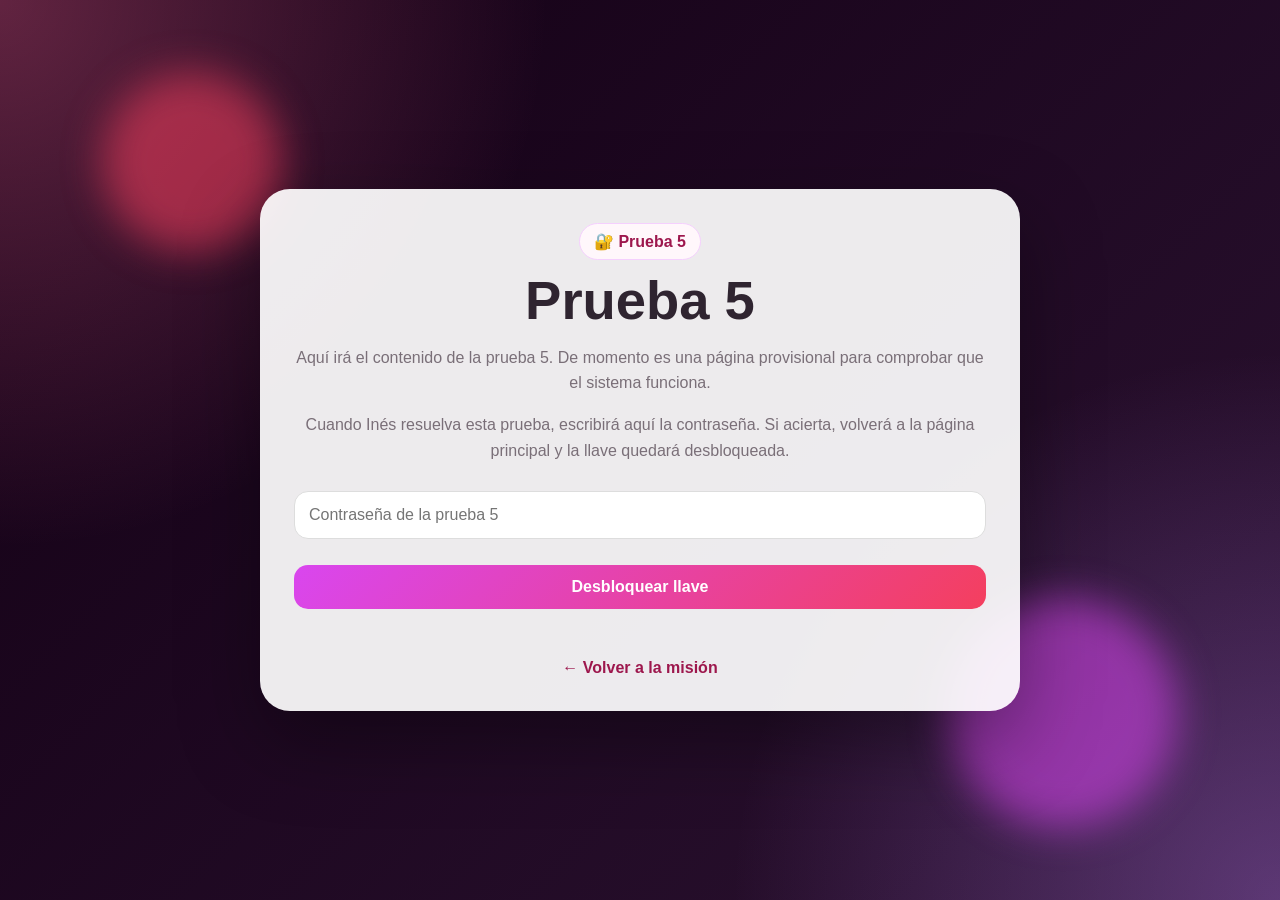
<file: prueba5.html>
<!DOCTYPE html>
<html lang="es">
<head>
<meta charset="UTF-8">
<meta name="viewport" content="width=device-width, initial-scale=1.0">
<title>Prueba 5</title>
<link rel="stylesheet" href="style.css">
</head>
<body>
<div class="bg-orb orb1"></div>
<div class="bg-orb orb2"></div>
<main class="challenge-card">
    <div class="eyebrow">🔐 Prueba 5</div>
    <h1>Prueba 5</h1>
    <p>
        Aquí irá el contenido de la prueba 5. De momento es una página provisional para comprobar que el sistema funciona.
    </p>
    <p>
        Cuando Inés resuelva esta prueba, escribirá aquí la contraseña. Si acierta, volverá a la página principal y la llave quedará desbloqueada.
    </p>

    <input id="answer" placeholder="Contraseña de la prueba 5">
    <button onclick="checkChallenge(5, 'clave5')">Desbloquear llave</button>
    <div class="feedback" id="feedback"></div>

    <a class="back-link" href="index.html">← Volver a la misión</a>
</main>
<script src="challenge.js"></script>
</body>
</html>
</file>
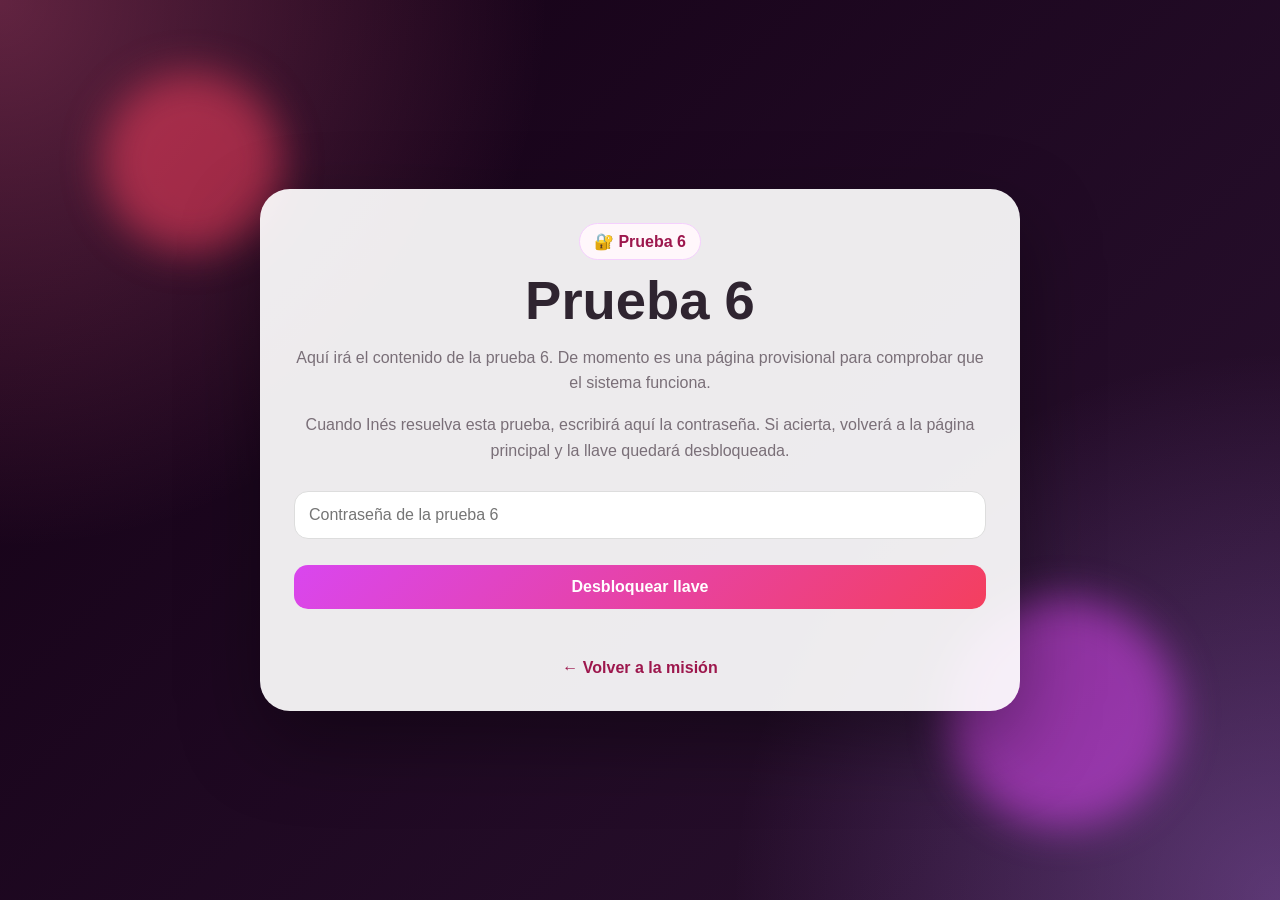
<file: prueba6.html>
<!DOCTYPE html>
<html lang="es">
<head>
<meta charset="UTF-8">
<meta name="viewport" content="width=device-width, initial-scale=1.0">
<title>Prueba 6</title>
<link rel="stylesheet" href="style.css">
</head>
<body>
<div class="bg-orb orb1"></div>
<div class="bg-orb orb2"></div>
<main class="challenge-card">
    <div class="eyebrow">🔐 Prueba 6</div>
    <h1>Prueba 6</h1>
    <p>
        Aquí irá el contenido de la prueba 6. De momento es una página provisional para comprobar que el sistema funciona.
    </p>
    <p>
        Cuando Inés resuelva esta prueba, escribirá aquí la contraseña. Si acierta, volverá a la página principal y la llave quedará desbloqueada.
    </p>

    <input id="answer" placeholder="Contraseña de la prueba 6">
    <button onclick="checkChallenge(6, 'clave6')">Desbloquear llave</button>
    <div class="feedback" id="feedback"></div>

    <a class="back-link" href="index.html">← Volver a la misión</a>
</main>
<script src="challenge.js"></script>
</body>
</html>
</file>
<file: style.css>
:root{
    --bg1:#130014;
    --bg2:#2b1231;
    --card:rgba(255,255,255,.92);
    --glass:rgba(255,255,255,.12);
    --text:#2f2430;
    --muted:#7a6f78;
    --accent:#d946ef;
    --accent2:#f43f5e;
    --gold:#f8d57e;
    --ok:#16a34a;
    --locked:#d1d5db;
}
*{box-sizing:border-box}
body{
    margin:0;
    font-family: Arial, sans-serif;
    color:var(--text);
    min-height:100vh;
    background:
        radial-gradient(circle at top left, #ff6b9a55, transparent 35%),
        radial-gradient(circle at bottom right, #c084fc55, transparent 35%),
        linear-gradient(135deg,var(--bg1),var(--bg2));
    display:flex;
    justify-content:center;
    align-items:center;
    padding:25px;
    overflow-x:hidden;
}
.bg-orb{
    position:fixed;
    border-radius:50%;
    filter:blur(20px);
    opacity:.55;
    animation:float 7s ease-in-out infinite;
    pointer-events:none;
}
.orb1{width:180px;height:180px;background:#f43f5e;top:8%;left:8%}
.orb2{width:230px;height:230px;background:#d946ef;bottom:8%;right:8%;animation-delay:1.5s}
.orb3{width:130px;height:130px;background:#f8d57e;top:55%;left:4%;animation-delay:3s}
@keyframes float{0%,100%{transform:translateY(0)}50%{transform:translateY(-20px)}}
.card{
    width:100%;
    max-width:980px;
    background:var(--card);
    border:1px solid rgba(255,255,255,.65);
    border-radius:32px;
    padding:34px;
    box-shadow:0 30px 80px rgba(0,0,0,.35);
    text-align:center;
    position:relative;
    backdrop-filter:blur(14px);
}
.hero{
    padding:12px 8px 4px;
}
.eyebrow{
    display:inline-block;
    padding:8px 14px;
    border-radius:999px;
    background:#fff7fb;
    border:1px solid #f5d0fe;
    color:#9d174d;
    font-weight:bold;
    margin-bottom:12px;
}
h1{margin:0;font-size:clamp(2rem,5vw,3.4rem);line-height:1.05}
.subtitle{color:var(--muted);line-height:1.55;max-width:680px;margin:16px auto 0;font-size:1.05rem}
.countdown-panel{
    margin:26px auto 16px;
    padding:24px;
    border-radius:26px;
    background:linear-gradient(135deg,#fff,#fff7fb);
    border:1px solid #f5d0fe;
    box-shadow:0 12px 30px rgba(217,70,239,.12);
    max-width:700px;
}
.label{margin:0 0 8px;color:#9d174d;font-weight:bold;text-transform:uppercase;letter-spacing:.06em;font-size:.82rem}
.big-countdown{
    font-size:clamp(1.8rem,6vw,3.3rem);
    font-weight:900;
    margin:10px 0;
    background:linear-gradient(135deg,var(--accent),var(--accent2));
    -webkit-background-clip:text;
    color:transparent;
}
.date-label{margin:0;color:var(--muted)}
.next-box{
    margin:22px auto;
    padding:18px;
    border-radius:20px;
    background:#1f1024;
    color:white;
    max-width:560px;
    box-shadow:0 14px 35px rgba(0,0,0,.18);
}
.next-box strong{display:block;margin-bottom:8px;color:var(--gold)}
.small-countdown{font-size:1.15rem;font-weight:bold}
.progress-wrap{margin:26px 0 10px}
.progress-title{font-weight:bold;margin-bottom:12px;color:#5b214f}
.progress{
    display:flex;
    gap:12px;
    justify-content:center;
    flex-wrap:wrap;
}
.key{
    width:58px;
    height:58px;
    border-radius:20px;
    display:flex;
    align-items:center;
    justify-content:center;
    background:linear-gradient(135deg,#e5e7eb,#cbd5e1);
    color:white;
    font-size:1.5rem;
    font-weight:bold;
    box-shadow:inset 0 -5px 10px rgba(0,0,0,.12);
}
.key.done{
    background:linear-gradient(135deg,var(--accent),var(--accent2));
    box-shadow:0 12px 25px rgba(244,63,94,.28);
}
.progress-text{margin-top:10px;color:var(--muted);font-size:.95rem}
.tests{
    display:grid;
    grid-template-columns:repeat(auto-fit,minmax(250px,1fr));
    gap:18px;
    margin-top:28px;
}
.test{
    border:1px solid #f1e7f2;
    border-radius:24px;
    padding:20px;
    background:#fff;
    text-align:left;
    box-shadow:0 12px 28px rgba(0,0,0,.08);
    transition:transform .2s ease, box-shadow .2s ease;
}
.test:hover{transform:translateY(-4px);box-shadow:0 18px 36px rgba(0,0,0,.12)}
.test.locked{opacity:.62;background:#f8f8f8;filter:grayscale(.15)}
.test.done{background:linear-gradient(135deg,#fff,#fdf2f8);border-color:#f0abfc}
.test h3{margin:8px 0 10px;font-size:1.2rem}
.lock-icon{font-size:2.4rem;margin-bottom:6px}
.badge{
    display:inline-block;
    padding:5px 10px;
    border-radius:999px;
    font-size:.78rem;
    font-weight:bold;
    background:#fce7f3;
    color:#9d174d;
}
.badge.locked-badge{background:#e5e7eb;color:#4b5563}
.badge.done-badge{background:#dcfce7;color:#166534}
button,.button-link{
    cursor:pointer;
    border:0;
    border-radius:14px;
    padding:13px 16px;
    background:linear-gradient(135deg,var(--accent),var(--accent2));
    color:white;
    font-weight:bold;
    width:100%;
    text-decoration:none;
    display:block;
    text-align:center;
    margin-top:14px;
    font-size:1rem;
}
button.secondary{background:#111827}
button:disabled,.disabled-link{
    background:#ccc;
    cursor:not-allowed;
    pointer-events:none;
}
.final{
    margin-top:30px;
    padding:26px;
    border-radius:24px;
    background:linear-gradient(135deg,#fff7ed,#fff7fb);
    border:1px solid #fed7aa;
}
.final.locked{filter:grayscale(.2)}
.reveal{display:none;margin-top:18px}
.footer{margin-top:22px;color:var(--muted);font-size:.88rem}
.challenge-card{
    width:100%;
    max-width:760px;
    background:var(--card);
    border-radius:30px;
    padding:34px;
    box-shadow:0 30px 80px rgba(0,0,0,.35);
    text-align:center;
    position:relative;
}
.challenge-card p{line-height:1.6;color:var(--muted)}
input{
    width:100%;
    padding:14px;
    border-radius:14px;
    border:1px solid #ddd;
    margin:12px 0;
    font-size:1rem;
}
.feedback{min-height:24px;font-size:.95rem;margin-top:8px}
.ok{color:var(--ok);font-weight:bold}
.error{color:#dc2626;font-weight:bold}
.back-link{color:#9d174d;text-decoration:none;font-weight:bold;display:inline-block;margin-top:18px}
@media(max-width:600px){.card,.challenge-card{padding:22px;border-radius:24px}.key{width:48px;height:48px;border-radius:16px}.tests{grid-template-columns:1fr}}
</file>
